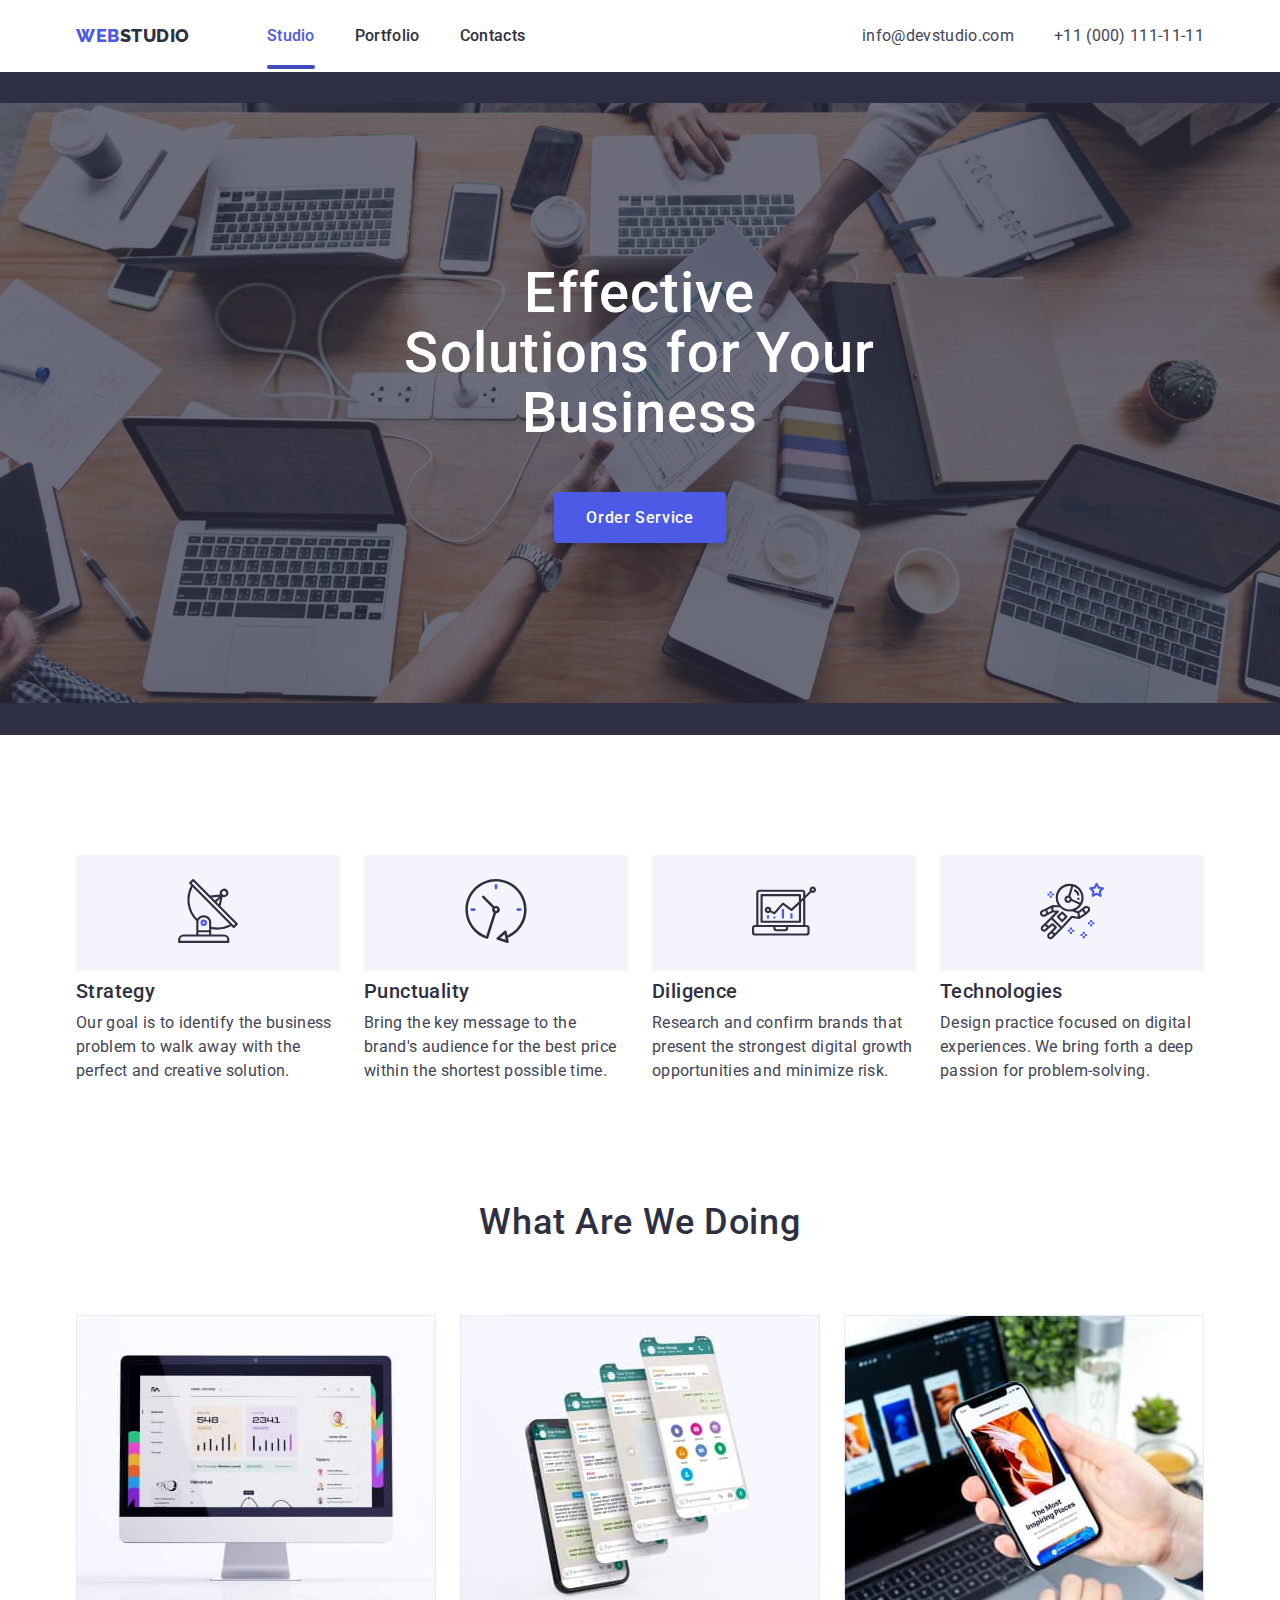
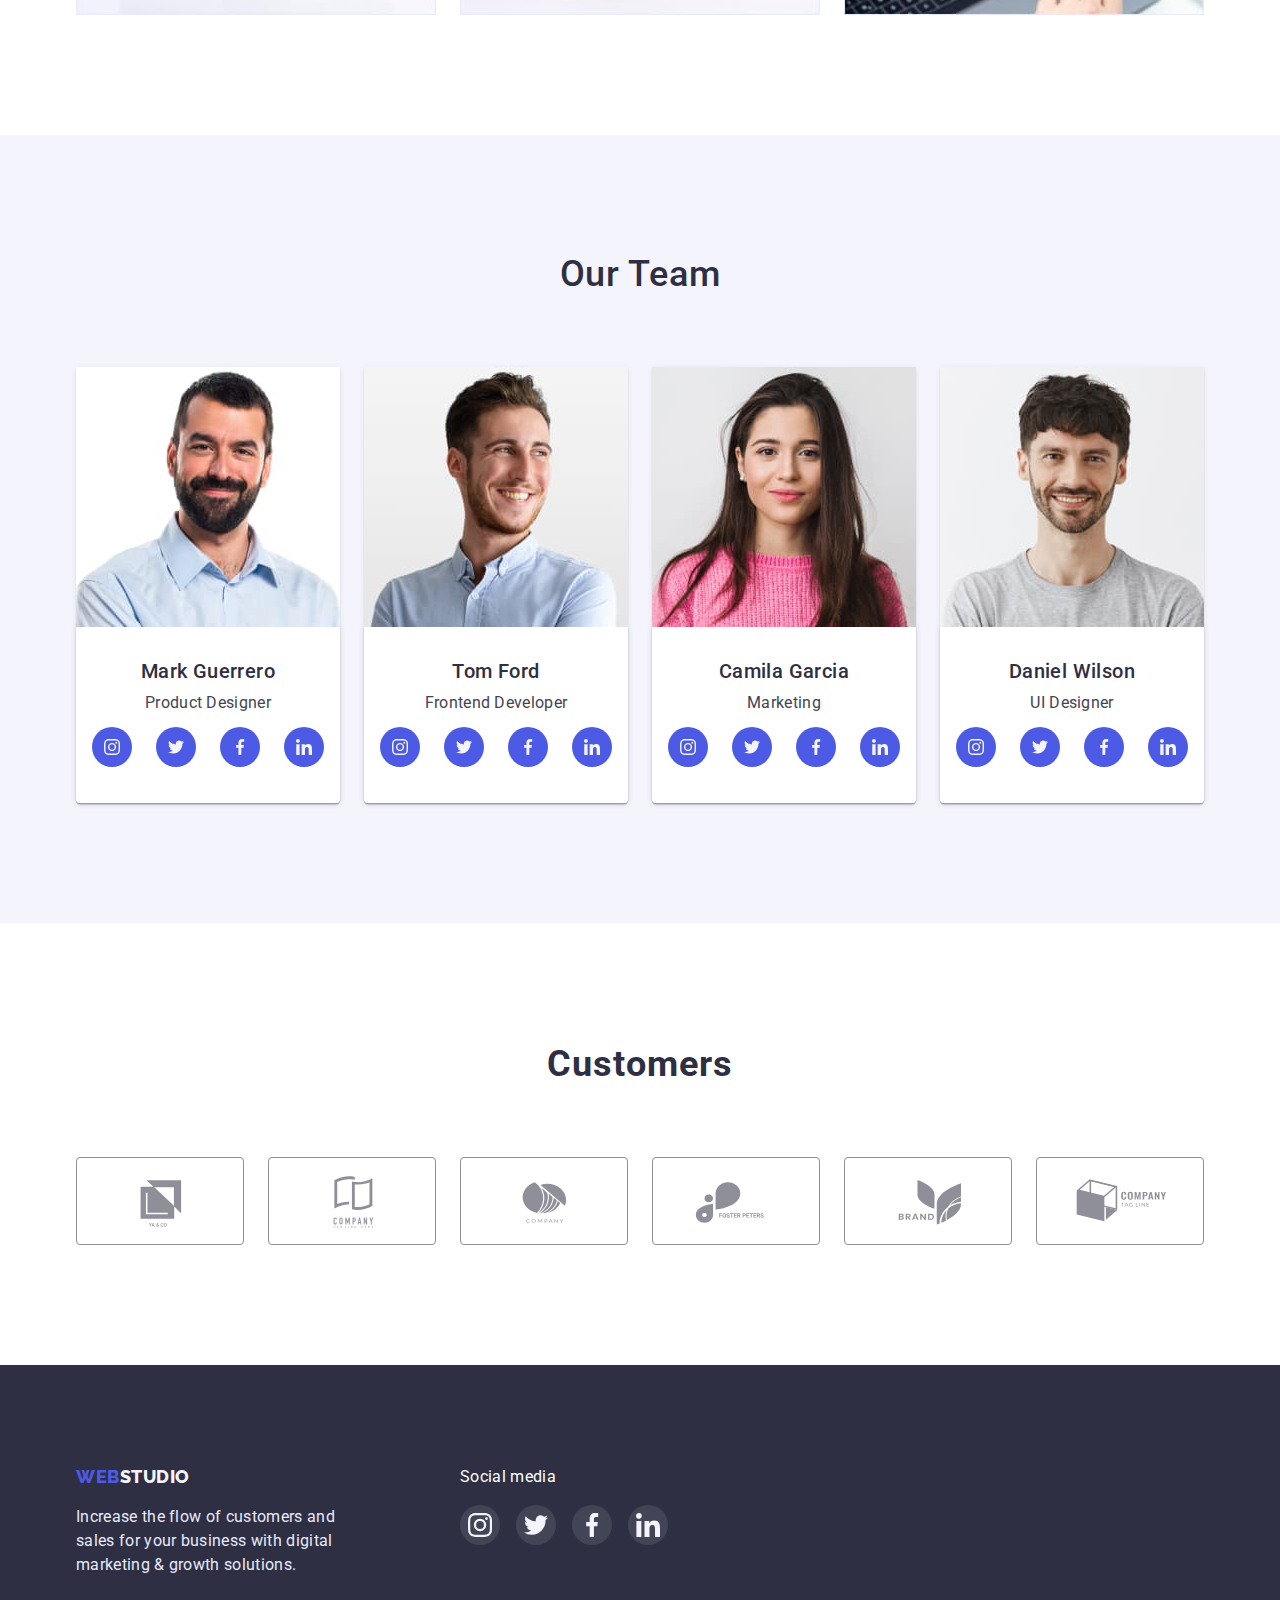
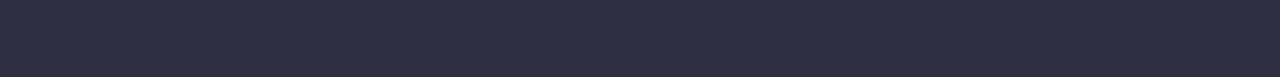
<file: index.html>
<!DOCTYPE html>
<html lang="en">
  <head>
    <meta charset="UTF-8" />
    <meta http-equiv="X-UA-Compatible" content="IE=edge" />
    <meta name="viewport" content="width=device-width, initial-scale=1.0" />
    <title>Studio</title>
    <link rel="preconnect" href="https://fonts.googleapis.com">
<link rel="preconnect" href="https://fonts.gstatic.com" crossorigin>
<link href="https://fonts.googleapis.com/css2?family=Raleway:wght@800&family=Roboto:wght@400;500;700;900&display=swap" rel="stylesheet">
<link rel="stylesheet" href="https://cdnjs.cloudflare.com/ajax/libs/modern-normalize/1.1.0/modern-normalize.min.css">
<link rel="stylesheet" href="./css/styles.css">
  </head>
  <body>
    <header class="header">
      <div class="container">
      <nav class="site-nav">
        <a href="./index.html" class="logo-link link"><span class="logo-first">Web</span><span class="logo-second">Studio</span></a>        
        <ul class="site-nav-list list">         
          <li><a href="./index.html" class="nav-link link current">Studio</a></li>
          <li><a href="./portfolio.html" class="nav-link link">Portfolio</a></li>
          <li><a href="" class="nav-link link">Contacts</a></li>
        </ul>
      </nav>  
      <ul class="contacts list">   
        <li class="item"><a href="mailto:info@devstudio.com" class="contacts-link link">info@devstudio.com</a></li>
        <li class="item"><a href="tel:+380961111111" class="contacts-link link">+11 (000) 111-11-11</a></li>
      </ul>
      </div>
    </header>
    <main>
      <section class="hero-section">
        <div class="container">
        <h1 class="hero-tittle">Effective Solutions for Your Business</h1>
        <button type="button" class="main-btn" data-modal-open>Order Service</button>
        </div>
      </section>
      <section class="features-section">
        <div class="container">
        <h2 class="visually-hidden">Features</h2>
        <ul class="features-list list">
          <li class="item">
            <div class="features-box">
            <svg width="64" height="64"><use href="./images/symbol-defs.svg#icon-antenna"></use></svg>
            </div>
            <h3 class="list-name">Strategy</h3>
            <p class="list-text">
              Our goal is to identify the business problem to walk away with the
              perfect and creative solution.
            </p>
            
          </li>
          <li class="item">
            <div class="features-box">
            <svg width="64" height="64"><use href="./images/symbol-defs.svg#icon-clock"></use></svg>
            </div>
            <h3 class="list-name">Punctuality</h3>
            <p class="list-text">
              Bring the key message to the brand's audience for the best price
              within the shortest possible time.
            </p>
          </li>
          <li class="item">
            <div class="features-box">
            <svg width="64" height="64"><use href="./images/symbol-defs.svg#icon-diagram"></use></svg>
            </div>
            <h3 class="list-name">Diligence</h3>
            <p class="list-text">
              Research and confirm brands that present the strongest digital
              growth opportunities and minimize risk.
            </p>
          </li>
          <li class="item">
            <div class="features-box">
            <svg width="64" height="64"><use href="./images/symbol-defs.svg#icon-astronaut"></use></svg>
            </div>
            <h3 class="list-name">Technologies</h3>
            <p class="list-text">
              Design practice focused on digital experiences. We bring forth a
              deep passion for problem-solving.
            </p>
          </li>
        </ul>
        </div>
      </section>
      <section class="section-images">
        <div class="container">
        <h2 class="section-tittle">What are we doing</h2>
        <ul class="images-list list">
          <li><img src="./images/monitor.jpg" alt="Monitor" width="360"/></li>
          <li><img src="./images/mobile-screen.jpg" alt="Mobile screen" width="360"/></li>
          <li><img src="./images/mobile-version.jpg" alt="Laptop and mobile phone" width="360"/></li>
        </ul>
        </div>
      </section>
      <section class="team-section">
         <div class="container">
        <h2 class="section-tittle">Our Team</h2>
        <ul class="team-list list">
          <li class="item">
            <img src="./images/mark.jpg" alt="man with a beard" width="264"/>
            <div class="content-box" >
            <h3 class="list-name">Mark Guerrero</h3>
            <p class="list-text">Product Designer</p>
            <ul class="social-links list">
              <li class="soc-list">
                <a href="" class="soc-link link">
                  <svg width="16" height="16">
                    <use href="./images/symbol-defs.svg#icon-instagram"></use>
                  </svg>
                </a>
              </li>
              <li class="soc-list">
                <a href="" class="soc-link link">
                  <svg width="16" height="16">
                    <use href="./images/symbol-defs.svg#icon-twitter"></use>
                  </svg>
                </a>
              </li>
              <li class="soc-list">
                <a href="" class="soc-link link">
                  <svg width="16" height="16">
                    <use href="./images/symbol-defs.svg#icon-facebook"></use>
                  </svg>
                </a>
              </li>
              <li class="soc-list">
                <a href="" class="soc-link link">
                  <svg width="16" height="16">
                    <use href="./images/symbol-defs.svg#icon-linkedin"></use>
                  </svg>
                </a>
              </li>
            </ul>
            </div>
          </li>
          <li class="item">
            <img src="./images/tom.jpg" alt="smiling man" width="264"/>
            <div class="content-box" >
            <h3 class="list-name">Tom Ford</h3>
            <p class="list-text">Frontend Developer</p>
            <ul class="social-links list">
              <li class="soc-list">
                <a href="" class="soc-link link">
                  <svg width="16" height="16">
                    <use href="./images/symbol-defs.svg#icon-instagram"></use>
                  </svg>
                </a>
              </li>
              <li class="soc-list">
                <a href="" class="soc-link link">
                  <svg width="16" height="16">
                    <use href="./images/symbol-defs.svg#icon-twitter"></use>
                  </svg>
                </a>
              </li>
              <li class="soc-list">
                <a href="" class="soc-link link">
                  <svg width="16" height="16">
                    <use href="./images/symbol-defs.svg#icon-facebook"></use>
                  </svg>
                </a>
              </li>
              <li class="soc-list">
                <a href="" class="soc-link link">
                  <svg width="16" height="16">
                    <use href="./images/symbol-defs.svg#icon-linkedin"></use>
                  </svg>
                </a>
              </li>
            </ul>
            </div>
          </li>
          <li class="item">
            <img src="./images/camila.jpg" alt="woman in a pink sweater" width="264"/>
            <div class="content-box" >
            <h3 class="list-name">Camila Garcia</h3>
            <p class="list-text">Marketing</p>
            <ul class="social-links list">
              <li class="soc-list">
                <a href="" class="soc-link link">
                  <svg width="16" height="16">
                    <use href="./images/symbol-defs.svg#icon-instagram"></use>
                  </svg>
                </a>
              </li>
              <li class="soc-list">
                <a href="" class="soc-link link">
                  <svg width="16" height="16">
                    <use href="./images/symbol-defs.svg#icon-twitter"></use>
                  </svg>
                </a>
              </li>
              <li class="soc-list">
                <a href="" class="soc-link link">
                  <svg width="16" height="16">
                    <use href="./images/symbol-defs.svg#icon-facebook"></use>
                  </svg>
                </a>
              </li>
              <li class="soc-list">
                <a href="" class="soc-link link">
                  <svg width="16" height="16">
                    <use href="./images/symbol-defs.svg#icon-linkedin"></use>
                  </svg>
                </a>
              </li>
            </ul>
            </div>
          </li>
          <li class="item">
            <img src="./images/daniel.jpg" alt="smiling man in gray t-shirt" width="264"/>
            <div class="content-box" >
            <h3 class="list-name">Daniel Wilson</h3>
            <p class="list-text">UI Designer</p>
            <ul class="social-links list">
              <li class="soc-list">
                <a href="" class="soc-link link">
                  <svg width="16" height="16">
                    <use href="./images/symbol-defs.svg#icon-instagram"></use>
                  </svg>
                </a>
              </li>
              <li class="soc-list">
                <a href="" class="soc-link link">
                  <svg width="16" height="16">
                    <use href="./images/symbol-defs.svg#icon-twitter"></use>
                  </svg>
                </a>
              </li>
              <li class="soc-list">
                <a href="" class="soc-link link">
                  <svg width="16" height="16">
                    <use href="./images/symbol-defs.svg#icon-facebook"></use>
                  </svg>
                </a>
              </li>
              <li class="soc-list">
                <a href="" class="soc-link link">
                  <svg width="16" height="16">
                    <use href="./images/symbol-defs.svg#icon-linkedin"></use>
                  </svg>
                </a>
              </li>
            </ul>
            </div>
          </li>
        </ul>
        </div>
      </section>
      <section class="customers-section">
        <div class="container">
          <h2 class="section-tittle">Customers</h2>
          <ul class="customers-list list">
            <li class="box-icon">
            <a href="" class="icon-link">
              <svg width="104" height="56"><use href="./images/symbol-defs.svg#icon-Logo-1"></use></svg>
              </a>
          </li>
            <li class="box-icon">
              <a href="" class="icon-link">
              <svg width="104" height="56"><use href="./images/symbol-defs.svg#icon-Logo-2"></use></svg>
            </a></li>
            <li class="box-icon">
              <a href="" class="icon-link">
              <svg width="104" height="56"><use href="./images/symbol-defs.svg#icon-Logo-3"></use></svg>
            </a></li>
            <li class="box-icon">
              <a href="" class="icon-link">
              <svg width="104" height="56"><use href="./images/symbol-defs.svg#icon-Logo-4"></use></svg>
            </a></li>
            <li class="box-icon">
              <a href="" class="icon-link">
              <svg width="104" height="56"><use href="./images/symbol-defs.svg#icon-Logo-5"></use></svg>
            </a></li>
            <li class="box-icon">
              <a href="" class="icon-link">
              <svg width="104" height="56"><use href="./images/symbol-defs.svg#icon-Logo-6"></use></svg>
            </a></li>
          </ul>
        </div>
      </section>
    </main>
    <footer class="footer">
      <div class="container">
        <div class="footer-wrapper">
          <div class="left-content">
      <a href="./index.html" class="logo-link link"><span class="logo-first">Web</span><span class="logo-second">Studio</span></a>
      <p class="footer-text">
        Increase the flow of customers and sales for your business with digital
        marketing & growth solutions.
      </p>
    </div>
      <div class="footer-soc-links">
        <p class="social-name">Social media</p>
        <ul class="footer-list list">
          <li class="footer-soc-list">
            <a href="" class="footer-link link">
              <svg width="24" height="24">
                <use href="./images/symbol-defs.svg#icon-instagram"></use>
              </svg>
            </a>
          </li>
          <li class="footer-soc-list">
            <a href="" class="footer-link link">
              <svg width="24" height="24">
                <use href="./images/symbol-defs.svg#icon-twitter"></use>
              </svg>
            </a>
          </li>
          <li class="footer-soc-list">
            <a href="" class="footer-link link">
              <svg width="24" height="24">
                <use href="./images/symbol-defs.svg#icon-facebook" ></use>
              </svg>
            </a>
          </li>
          <li class="footer-soc-list">
            <a href="" class="footer-link link">
              <svg width="24" height="24">
                <use href="./images/symbol-defs.svg#icon-linkedin"></use>
              </svg>
            </a>
          </li>
        </ul>
        </div>
     
      </div>
      
    </footer>
    <div class="backdrop is-hidden" data-modal>
      <div class="modal">
        <button type="button" class="modal-close-btn" data-modal-close><svg width="8" height="8"><use href="./images/symbol-defs.svg#icon-close"></use></svg></button>
      </div>
    </div><script src="./js/modal.js"></script>
  </body>
</html>
</file>
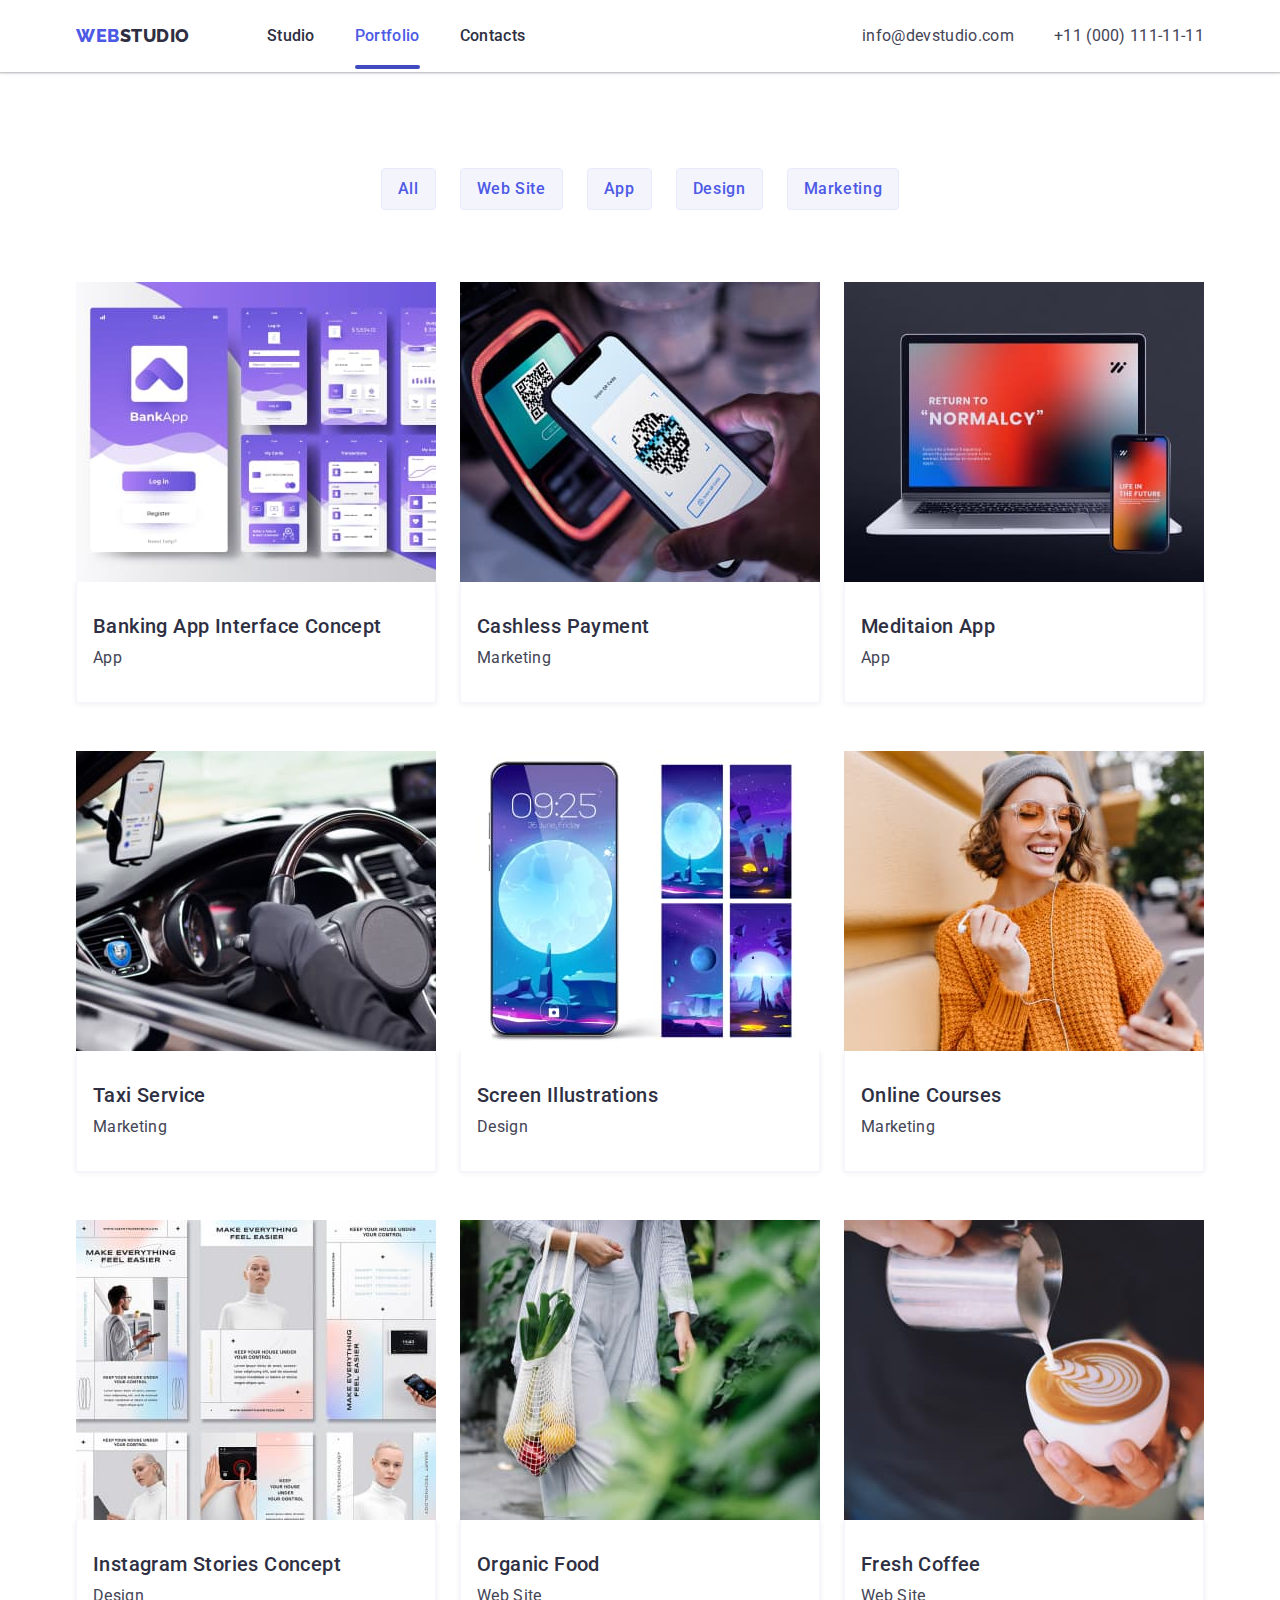
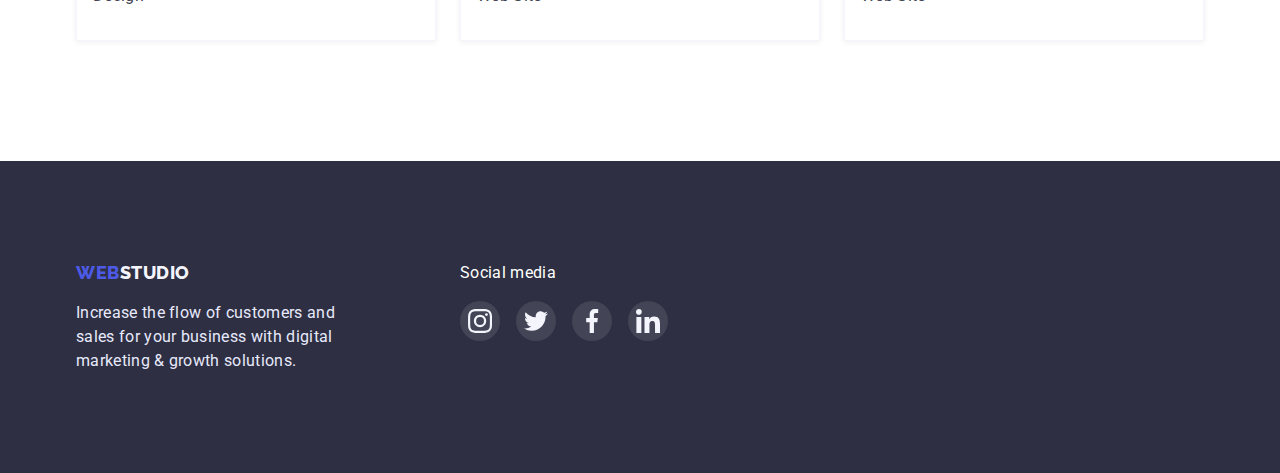
<file: portfolio.html>
<!DOCTYPE html>
<html lang="en">
  <head>
    <meta charset="UTF-8" />
    <meta http-equiv="X-UA-Compatible" content="IE=edge" />
    <meta name="viewport" content="width=device-width, initial-scale=1.0" />
    <title>Portfolio</title>
    <link rel="preconnect" href="https://fonts.googleapis.com">
<link rel="preconnect" href="https://fonts.gstatic.com" crossorigin>
<link href="https://fonts.googleapis.com/css2?family=Raleway:wght@800&family=Roboto:wght@400;500;700;900&display=swap" rel="stylesheet">
 <link rel="stylesheet" href="https://cdnjs.cloudflare.com/ajax/libs/modern-normalize/1.1.0/modern-normalize.min.css">  
<link rel="stylesheet" href="./css/styles.css">
  </head>
  <body>
    <header class="header">
        <div class="container">
      <nav class="site-nav">
        <a href="./index.html" class="logo-link link"><span class="logo-first">Web</span><span class="logo-second">Studio</span></a>
        <ul class="site-nav-list list">
          <li><a href="./index.html" class="nav-link link">Studio</a></li>
          <li><a href="./portfolio.html" class="nav-link link current">Portfolio</a></li>
          <li><a href="" class="nav-link link">Contacts</a></li>
        </ul>
      </nav>
      <ul class="contacts list">
         <li class="item"><a href="mailto:info@devstudio.com" class="contacts-link link">info@devstudio.com</a></li>
        <li class="item"><a href="tel:+380961111111" class="contacts-link link">+11 (000) 111-11-11</a></li>
      </ul>
      </div>
    </header>
    <main>
        <section class="filters-section">
            <div class="container">
            <h1 class="visually-hidden">Filters</h1>
            <ul class="filters-btn-list list">
                <li><button type="button" class="btn">All</button></li>
                <li><button type="button" class="btn">Web Site</button></li>
                <li><button type="button" class="btn">App</button></li>
                <li><button type="button" class="btn">Design</button></li>
                <li><button type="button" class="btn">Marketing</button></li>
            </ul>
            <ul class="projects list">
                <li class="flex-element">
                      <a href="" class="projects-link link"> 
                        <div class="overlay-thumb">
                        <img src="./images/banking-app.jpg" alt="Banking App Interface Concept" width="360">
                        <p class="overlay">14 Stylish and User-Friendly App Design Concepts · Task Manager App · Calorie Tracker App · Exotic Fruit Ecommerce App · Cloud Storage App</p>
                      </div>
                        <div class="content-box">
                        <h2 class="list-name">Banking App Interface Concept</h2>
                        <p class="list-text">App</p>
                        </div>
                      </a>
                </li>
                <li class="flex-element">
                    <a href="" class="projects-link link">
                      <div class="overlay-thumb">
                        <img src="./images/cashless-payment.jpg" alt="Cashless Payment" width="360">
                        <p class="overlay">14 Stylish and User-Friendly App Design Concepts · Task Manager App · Calorie Tracker App · Exotic Fruit Ecommerce App · Cloud Storage App</p>
                      </div>
                        <div class="content-box">
                        <h2 class="list-name">Cashless Payment</h2>
                        <p class="list-text">Marketing</p>
                        </div></a>
                </li>
                <li class="flex-element">
                    <a href="" class="projects-link link">
                      <div class="overlay-thumb">
                        <img src="./images/meditaion-app.jpg" alt="Laptop and mobile phone" width="360">
                        <p class="overlay">14 Stylish and User-Friendly App Design Concepts · Task Manager App · Calorie Tracker App · Exotic Fruit Ecommerce App · Cloud Storage App</p>
                        </div>
                        <div class="content-box">
                        <h2 class="list-name">Meditaion App</h2>
                        <p class="list-text">App</p>
                        </div>
                    </a>
                </li>
                <li class="flex-element">
                    <a href="" class="projects-link link">
                      <div class="overlay-thumb">
                        <img src="./images/taxi-service.jpg" alt="Driver uses mobile app" width="360">
                        <p class="overlay">14 Stylish and User-Friendly App Design Concepts · Task Manager App · Calorie Tracker App · Exotic Fruit Ecommerce App · Cloud Storage App</p>
                        </div>
                        <div class="content-box">
                        <h2 class="list-name">Taxi Service</h2>
                        <p class="list-text">Marketing</p>
                    </div>
                    </a>
                </li>
                <li class="flex-element">
                    <a href="" class="projects-link link">
                      <div class="overlay-thumb">
                        <img src="./images/screen-illustrations.jpg" alt="Screen Illustrations" width="360">
                        <p class="overlay">14 Stylish and User-Friendly App Design Concepts · Task Manager App · Calorie Tracker App · Exotic Fruit Ecommerce App · Cloud Storage App</p>
                        </div>
                        <div class="content-box">
                        <h2 class="list-name">Screen Illustrations</h2>
                        <p class="list-text">Design</p>
                      </div>
                    </a>
                </li>
                <li class="flex-element">
                    <a href="" class="projects-link link">
                      <div class="overlay-thumb">
                        <img src="./images/online-couses.jpg" alt="Girl in a yellow sweater communicates online" width="360">
                        <p class="overlay">14 Stylish and User-Friendly App Design Concepts · Task Manager App · Calorie Tracker App · Exotic Fruit Ecommerce App · Cloud Storage App</p>
                        </div>
                        <div class="content-box">
                        <h2 class="list-name">Online Courses</h2>
                        <p class="list-text">Marketing</p>
                        </div>
                    </a>
                </li>
                <li class="flex-element">
                    <a href="" class="projects-link link">
                      <div class="overlay-thumb">
                        <img src="./images/instagram-concept.jpg" alt="Instagram Stories Concept" width="360">
                        <p class="overlay">14 Stylish and User-Friendly App Design Concepts · Task Manager App · Calorie Tracker App · Exotic Fruit Ecommerce App · Cloud Storage App</p>
                        </div>
                        <div class="content-box">
                        <h2 class="list-name">Instagram Stories Concept</h2>
                        <p class="list-text">Design</p>
                        </div>
                    </a>
                </li>
                <li class="flex-element">
                    <a href="" class="projects-link link">
                      <div class="overlay-thumb">
                        <img src="./images/orgabnic-food.jpg" alt="Organic Food" width="360">
                        <p class="overlay">14 Stylish and User-Friendly App Design Concepts · Task Manager App · Calorie Tracker App · Exotic Fruit Ecommerce App · Cloud Storage App</p>
                        </div>
                        <div class="content-box">
                        <h2 class="list-name">Organic Food</h2>
                        <p class="list-text">Web Site</p>
                        </div>
                    </a>
                </li>
                <li class="flex-element">
                    <a href="" class="projects-link link">
                      <div class="overlay-thumb">
                        <img src="./images/fresh-coffee.jpg" alt="Cup of coffee" width="360">
                        <p class="overlay">14 Stylish and User-Friendly App Design Concepts · Task Manager App · Calorie Tracker App · Exotic Fruit Ecommerce App · Cloud Storage App</p>
                        </div>
                        <div class="content-box">
                        <h2 class="list-name">Fresh Coffee</h2>
                        <p class="list-text">Web Site</p>
                        </div>
                    </a>
                </li>
            </ul>
            </div>
        </section>
    </main>
     <footer class="footer">
      <div class="container footer-wrapper">
          <div class="left-content">
      <a href="./index.html" class="logo-link link"><span class="logo-first">Web</span><span class="logo-second">Studio</span></a>
      <p class="footer-text">
        Increase the flow of customers and sales for your business with digital
        marketing & growth solutions.
      </p>
    </div>
      <div class="footer-soc-links">
        <p class="social-name">Social media</p>
        <ul class="footer-list list">
          <li>
            <a href="" class="footer-link link">
              <svg width="24" height="24">
                <use href="./images/symbol-defs.svg#icon-instagram"></use>
              </svg>
            </a>
          </li>
          <li>
            <a href="" class="footer-link link">
              <svg width="24" height="24">
                <use href="./images/symbol-defs.svg#icon-twitter"></use>
              </svg>
            </a>
          </li>
          <li>
            <a href="" class="footer-link link">
              <svg width="24" height="24">
                <use href="./images/symbol-defs.svg#icon-facebook" ></use>
              </svg>
            </a>
          </li>
          <li>
            <a href="" class="footer-link link">
              <svg width="24" height="24">
                <use href="./images/symbol-defs.svg#icon-linkedin"></use>
              </svg>
            </a>
          </li>
        </ul>
        </div>
     
      </div>
      
    </footer>
</body>
</html>
</file>
<file: css/styles.css>
:root {
    --brand-color: #4D5AE5;
    --mian-color: #2E2F42;
    --light-slate: #8E8F99;
    --text-color: #434455;
    --main-background-color: #FFFFFF;
    --background-light-color: #F4F4FD;
    --accent-color: #E7E9FC;
    --success:#31D0AA;
    --pressed-state:#404BBF;

}

*,
*::before,
*::after {
    box-sizing: border-box;
}

body {
    font-family: 'Roboto', sans-serif;
    color: var(--mian-color);
    background-color: var(--main-background-color);
}
img {
    display: block;
}
.visually-hidden {
    position: absolute;
    width: 1px;
    height: 1px;
    margin: -1px;
    border: 0;
    padding: 0;
    white-space: nowrap;
    clip-path: inset(100%);
    clip: rect(0 0 0 0);
    overflow: hidden;
}

.link {
    text-decoration: none;
}

.list {
    list-style: none;
    padding: 0;
    margin: 0;
}

h1,
h2,
h3,
h4,
h5,
h6,
p {
    padding: 0;
    margin: 0;
}
.container {
    width: 1158px;
    padding-left: 15px;
    padding-right: 15px;
    margin: 0 auto;
}

.header .container {
    display: flex;
    align-items: center;
}
.header {
    box-shadow: 0px 2px 1px rgba(46, 47, 66, 0.08), 0px 1px 1px rgba(46, 47, 66, 0.16), 0px 1px 6px rgba(46, 47, 66, 0.08);
}

.logo-link {
    padding-top: 24px;
    padding-bottom: 24px;
    margin-right: 77px;

    font-family: 'Raleway', sans-serif;
    font-weight: 800;
    font-size: 18px;
    line-height: 1.33;
    letter-spacing: 0.03em;
    text-transform: uppercase;
}

.logo-first {
    color: var(--brand-color);
}

.logo-second {
    color: var(--mian-color);
}
.site-nav {
    display: flex;
}
.site-nav-list {
    display: flex;
    gap: 40px;
    align-items: center;
}

.nav-link {
    position: relative;
    font-weight: 500;
    font-size: 16px;
    line-height: 1.5;
    letter-spacing: 0.02em;
    color: var(--mian-color);

    padding-top: 24px;
    padding-bottom: 24px;

    transition: color 250ms cubic-bezier(0.4, 0, 0.2, 1);
}
.nav-link.current::after {
    display: block;
    position: absolute;
    left: 0;
    bottom: 0;
    content: "";
    width: 100%;
    height: 4px;
    background-color: var(--pressed-state);
    border-radius: 2px;
}

/* .nav-link:hover,
.nav-link:focus {
    color: var(--text-color);
} */

.nav-link:active {
    color: var(--brand-color);
}
.current {
    color: var(--brand-color);
}
.contacts {
    display: flex;
    margin-left: auto;
}
.contacts-link {
    font-size: 16px;
    line-height: 1.5;
    letter-spacing: 0.02em;
    color: var(--text-color);

    padding-top: 24px;
    padding-bottom: 24px;

    transition: color 250ms cubic-bezier(0.4, 0, 0.2, 1);
}

/* .contacts-link:hover,
.contacts-link:focus {
    color: var(--brand-color);
} */
.contacts-link:active {
    color: var(--brand-color);
}
.contacts .item+.item {
    margin-left: 40px;
}

.hero-section {
    background-color: var(--mian-color);
    text-align: center;

    padding-top: 192px;
    padding-bottom: 192px;

    background-image: linear-gradient(rgba(46, 47, 66, 0.7), rgba(46, 47, 66, 0.7)), url(../images/people-office.jpg);
    background-repeat: no-repeat;
    
    background-position: center;
    max-width: 1440px;
    margin: 0 auto;
}

.hero-tittle {
    font-weight: 500;
    font-size: 56px;
    line-height: 1.07;
    text-align: center;
    letter-spacing: 0.02em;
    color: var(--main-background-color);

    width: 492px;
    margin-left: auto;
    margin-right: auto;
    margin-bottom: 48px;
}

.main-btn {
    padding: 16px 32px;

    font-family: inherit;
    font-weight: 500;
    font-size: 16px;
    line-height: 1.2;
    letter-spacing: 0.04em;
    color: var(--main-background-color);
    background-color: var(--brand-color);
    box-shadow: 0px 4px 4px rgba(0, 0, 0, 0.15);
    border-radius: 4px;
    cursor: pointer;
    border: none;

    transition: box-shadow 250ms cubic-bezier(0.4, 0, 0.2, 1), background-color 250ms cubic-bezier(0.4, 0, 0.2, 1),box-shadow 250ms cubic-bezier(0.4, 0, 0.2, 1);
}

.main-btn:hover,
.main-btn:focus {
    background-color: var(--pressed-state);
    box-shadow: 0px 1px 6px rgba(46, 47, 66, 0.08), 0px 1px 1px rgba(46, 47, 66, 0.16), 0px 2px 1px rgba(46, 47, 66, 0.08);
}

.main-btn:active {
    background-color: var(--pressed-state);
    box-shadow: 0px 4px 4px rgba(0, 0, 0, 0.15);
}

.features-section {
    padding-bottom: 120px;    
    padding-top: 120px;
}
.features-list {
    display: flex;
    gap: 24px;
}
.features-box{
background-color: var(--background-light-color);
padding: 24px 100px;
margin-bottom: 8px;
}

.features-list .item {
    min-width: 264px;
}
.features-list .list-name{
    margin-bottom: 8px;
}
.list-name {
    font-weight: 500;
    font-size: 20px;
    line-height: 1.2;
    letter-spacing: 0.02em;
    color: var(--mian-color);

    margin-bottom: 8px;
}

.list-text {
    font-size: 16px;
    line-height: 1.5;
    letter-spacing: 0.02em;
    color: var(--text-color);

}

.section-images {
    padding-bottom: 120px;
}

.images-list {
    display: flex;
    gap: 24px;
}

.section-tittle {
    font-weight: 500;
    font-size: 36px;
    line-height: 1.11;
    text-align: center;
    letter-spacing: 0.02em;
    text-transform: capitalize;
    color: var(--mian-color);
    margin-bottom: 72px;
}

.team-section {
    padding-top: 120px;
    padding-bottom: 120px;

    background-color: var(--background-light-color);
}

.team-list {
    display: flex;
    gap: 24px;

    text-align: center;
    justify-content: center;
}

.team-list .item{
flex-direction: column;

background-color: var(--main-background-color);
box-shadow: 0px 1px 6px rgba(46, 47, 66, 0.08), 0px 1px 1px rgba(46, 47, 66, 0.16), 0px 2px 1px rgba(46, 47, 66, 0.08);
border-radius: 0px 0px 4px 4px;
}
.social-links{
    display: flex;
    align-items: center;
    justify-content: center;
   
    gap: 24px;
    margin-top: 8px;
    padding: 4px 0px;
}
.soc-list{
width: 40px;
height: 40px;
}
.soc-link{
    display: flex;
    justify-content: center;
    align-items: center;
    background-color: #4D5AE5;

    width: 100%;
    height: 100%;
    padding: 12px;
    border-radius: 50%;

    transition: background-color 250ms cubic-bezier(0.4, 0, 0.2, 1);
}
.soc-link:hover,
.soc-link:focus{
    background-color:var(--pressed-state);
}
.customers-section{
    padding-top: 120px;
    padding-bottom: 120px;
}
.customers-section .section-tittle{
    font-weight: 700;
    line-height: 1.17;
    letter-spacing: 0.03em;
}
.customers-list{
    display: flex;
    gap: 24px;
    text-align: center;
}
.box-icon{
    display: flex;
    
    width: 168px;
    height: 88px;
}
.icon-link{
    fill: var(--light-slate);  
    padding: 16px 32px;
    width: 100%;
    height: 100%;
    display: flex;
    justify-content: center;
    align-items: center;

    border: 1px solid #8E8F99;
    border-radius: 4px;

    transition: fill 250ms cubic-bezier(0.4, 0, 0.2, 1), border-color 250ms cubic-bezier(0.4, 0, 0.2, 1);
}
.icon-link:hover,
.icon-link:focus{
    fill: var(--pressed-state);
    border-color:var(--pressed-state);
    
}

.footer {
    padding-top: 100px;
    padding-bottom: 100px;
    
    background-color: var(--mian-color);
    text-align: left;
}
.footer-wrapper{
    display: flex;
}

.footer .logo-second {
    color: var(--background-light-color);
}

.footer-text {
    margin-top: 16px;
    margin-right: 0;
    width: 264px;
    
    line-height: 1.5;
    letter-spacing: 0.02em;
    color: var(--accent-color);
}
.footer-soc-links{
    margin-left: 120px;
}
.social-name{
    color: var(--main-background-color);
    font-weight: 6500;
    font-size: 16px;
    line-height: 1.5;
    letter-spacing: 0.02em;
    margin-bottom: 16px;
}
.footer-list{
    display: flex;
    justify-content: center;
    align-items: center;
    gap: 16px;
}
.footer-soc-list{
    width: 40px;
    height: 40px;
}
.footer-link{
    display: flex;
    justify-content: center;
    align-items: center;
    padding: 8px;
    width: 100%;
    height: 100%;
    border-radius: 50%;
    background-color: var(--text-color);

    transition: background-color 250ms cubic-bezier(0.4, 0, 0.2, 1);
}
.footer-link:hover,
.footer-link:focus{
    background-color:var(--success);
}
.btn {
    font-family: 'Roboto', sans-serif;
    font-weight: 500;
    color: var(--brand-color);
    text-align: center;
    cursor: pointer;
    font-size: 16px;
    line-height: 1.5;
    background-color: var(--background-light-color);
    border: 1px solid #E7E9FC;
    letter-spacing: 0.04em;
    border-radius: 4px;

    padding: 8px 16px;

    transition: background-color 250ms cubic-bezier(0.4, 0, 0.2, 1), color 250ms cubic-bezier(0.4, 0, 0.2, 1), box-shadow 250ms cubic-bezier(0.4, 0, 0.2, 1),border-radius 250ms cubic-bezier(0.4, 0, 0.2, 1),border 250ms cubic-bezier(0.4, 0, 0.2, 1);
}
.btn:hover,
.btn:focus {
    color: var(--main-background-color);
    background-color: var(--brand-color);
    box-shadow: 0px 3px 1px rgba(0, 0, 0, 0.1), 0px 2px 1px rgba(0, 0, 0, 0.08), 0px 2px 2px rgba(0, 0, 0, 0.12);
    border-radius: 4px;
    border: 1px solid var(--brand-color);
}
.filters-section{
    padding-top: 96px;
    padding-bottom: 120px;
}
.filters-btn-list{
    display: flex;
    gap: 24px;
    
    margin-bottom: 72px;
    justify-content: center;
}

.projects{
    display: flex;
    flex-wrap: wrap;
}

.projects >.flex-element{
    flex-direction: calc((100%-48px)/3);
    margin-right: 24px;
    margin-bottom: 48px;     
}
.projects-link{
    display: block;

    transition: box-shadow 250ms cubic-bezier(0.4, 0, 0.2, 1);
}
.projects-link:hover,
.projects-link:focus{
    box-shadow: 0px 1px 6px rgba(46, 47, 66, 0.08);
}

.content-box{
    background-color: var(--main-background-color);
    display: flex;
    flex-direction: column;
    justify-content: center;
    
    padding: 32px 16px;  
}
.projects .content-box{
    align-items: flex-start;
    
    border: 0.5px solid #F4F4FD;
    box-shadow: 0px 1px 6px rgba(46, 47, 66, 0.08);
    border-top: none;  
}
.team-section .content-box{
border-top: none;
box-shadow: 0px 1px 6px rgba(46, 47, 66, 0.08), 0px 1px 1px rgba(46, 47, 66, 0.16), 0px 2px 1px rgba(46, 47, 66, 0.08);
border-radius: 0px 0px 4px 4px;
}
.overlay-thumb{
position: relative;
overflow: hidden;
}
.flex-element:nth-child(3n){
    margin-right: 0;
}
.flex-element:nth-last-child(-n + 3) {
    margin-bottom: 0%;
}
.overlay{
position: absolute;
top: 0;
left: 0;
padding: 40px 32px;
line-height: 1.5;
letter-spacing: 0.02em;
color: var(--background-light-color);
background-color: var(--brand-color);
width: 100%;
height: 100%;
overflow-y: auto;
transform: translate(0, 100%);
transition: transform 250ms cubic-bezier(0.4, 0, 0.2, 1);
}
.projects-link:hover .overlay,
.projects-link:focus .overlay{
transform: translate(0,0);
}
.backdrop{
    position: fixed;
    top: 0;
    left: 0;
    width: 100%;
    height: 100%;
    background-color: rgba(46, 47, 66, 0.4);
    z-index: 100;
    transition: visibility 250ms cubic-bezier(0.4, 0, 0.2, 1), opacity 250ms cubic-bezier(0.4, 0, 0.2, 1);
}
.modal{
    position: absolute;
    top: 50%;
    left: 50%;
    transform: translate(-50%,-50%);
    width: 408px;
    height: 576px;
    background: #FCFCFC;
    box-shadow: 0px 1px 1px rgba(0, 0, 0, 0.14), 0px 1px 3px rgba(0, 0, 0, 0.12), 0px 2px 1px rgba(0, 0, 0, 0.2);
    border-radius: 4px;

}
.modal-close-btn{
    display: flex;
    justify-content: center;
    align-items: center;
    width: 24px;
    height: 24px;
    background-color: #E7E9FC;
    border: 1px solid rgba(0, 0, 0, 0.1);
    padding: 0;
    border-radius: 50%;
    cursor: pointer;
    position: absolute;
    top: 24px;
    right: 24px;
    transition: background-color 250ms cubic-bezier(0.4, 0, 0.2, 1), fill 250ms cubic-bezier(0.4, 0, 0.2, 1);
}
.modal-close-btn:hover,
.modal-close-btn:focus{
background-color:var(--pressed-state);
fill: var(--main-background-color);
}
.backdrop.is-hidden{
opacity: 0;
visibility: hidden;
pointer-events: none;
}
</file>
